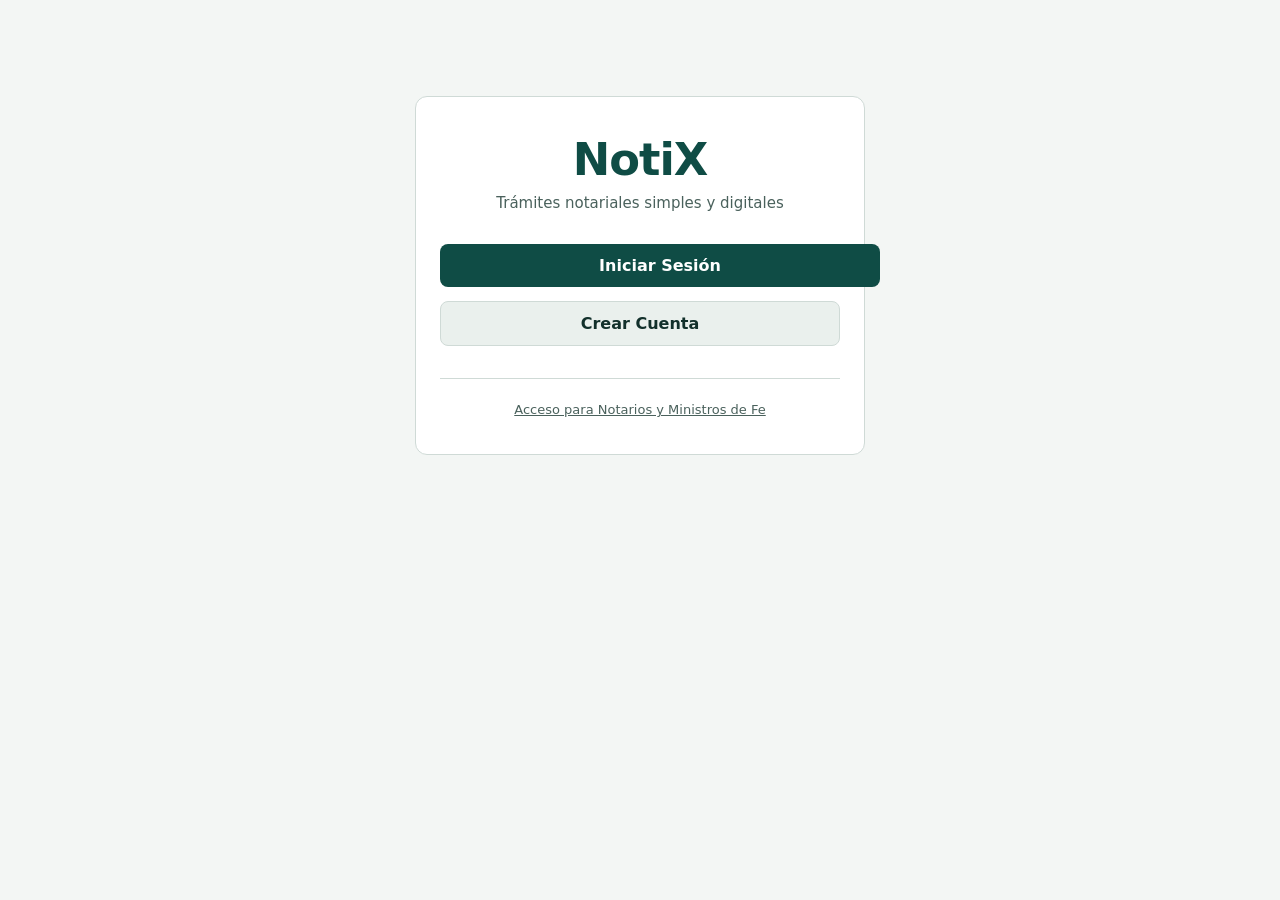
<file: index.html>
<!DOCTYPE html>
<html lang="es">
<head>
  <meta charset="UTF-8">
  <meta name="viewport" content="width=device-width, initial-scale=1.0">
  <title>NotiX - Bienvenido</title>
  <link rel="stylesheet" href="css/styles.css">
</head>
<body>
  <main class="card" style="max-width: 400px; margin: 80px auto; text-align: center; padding: 36px 24px;">

    <div style="margin-bottom: 32px;">
      <h1 style="color: var(--green); font-size: 2.8rem; margin: 0; letter-spacing: -1px;">NotiX</h1>
      <p style="color: var(--ink-soft); font-size: 15px; margin-top: 8px;">Trámites notariales simples y digitales</p>
    </div>

    <div style="display: flex; flex-direction: column; gap: 14px;">
      <a href="views/persona/01_ingreso.html" class="btn-primary" style="display: block; text-decoration: none; text-align: center;">
        Iniciar Sesión
      </a>

      <a href="views/persona/01_ingreso.html?action=register" class="btn-flow" style="display: block; text-decoration: none; text-align: center; background: var(--surface-2); color: var(--ink); border: 1px solid var(--line);">
        Crear Cuenta
      </a>
    </div>

    <hr style="border: 0; border-top: 1px solid var(--line); margin: 32px 0 20px 0;">

    <a href="views/notario/01_dashboard_notario.html" style="color: var(--ink-soft); font-size: 13px; text-decoration: underline;">
      Acceso para Notarios y Ministros de Fe
    </a>
  </main>
</body>
</html>
</file>
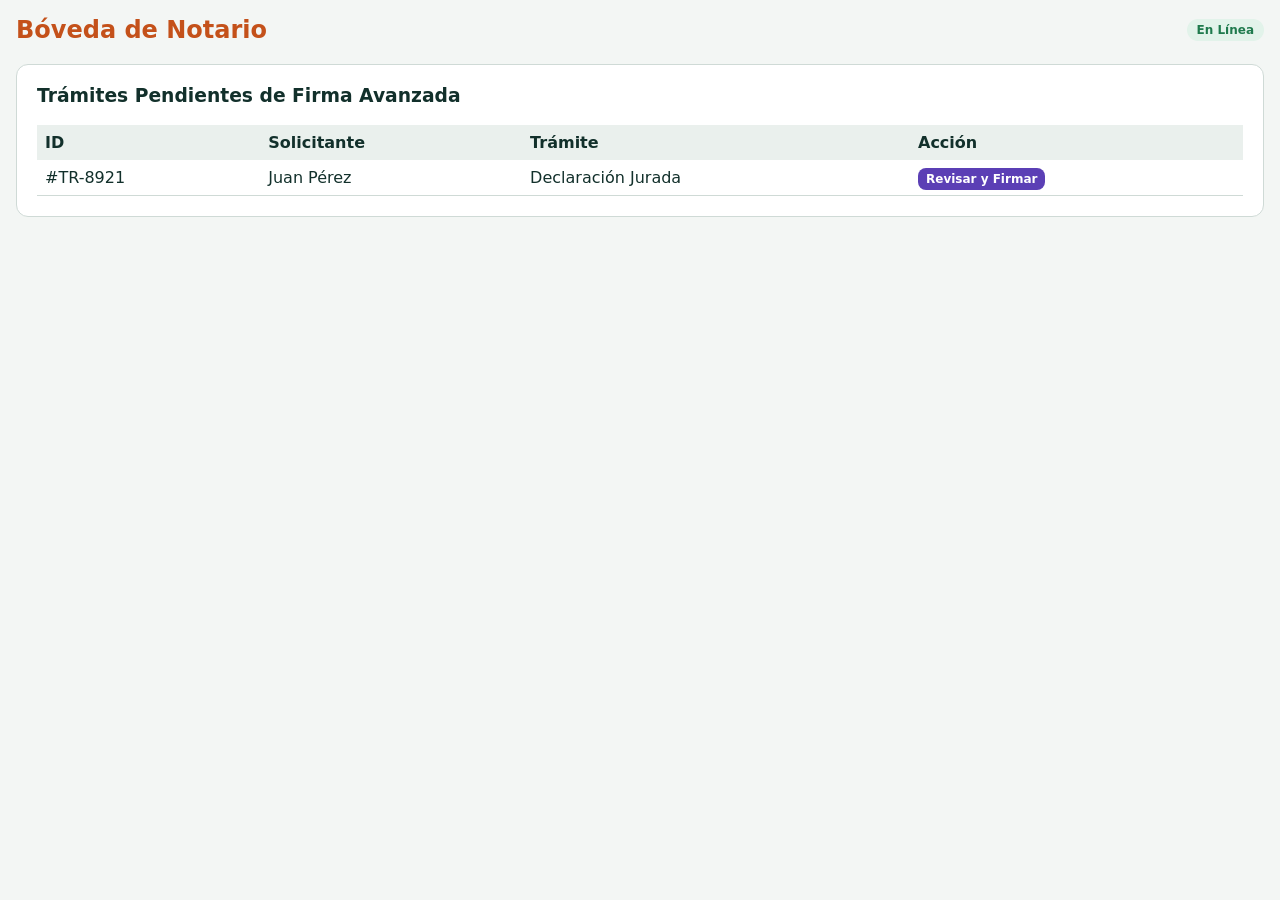
<file: views/notario/01_dashboard_notario.html>
<!DOCTYPE html>
<html lang="es">
<head>
  <meta charset="UTF-8">
  <meta name="viewport" content="width=device-width, initial-scale=1.0">
  <title>NotariaX - Panel Notario</title>
  <link rel="stylesheet" href="../../css/styles.css">
</head>
<body>
  <header style="display: flex; justify-content: space-between; align-items: center; margin-bottom: 20px;">
    <h2 style="color: var(--cross); margin: 0;">Bóveda de Notario</h2>
    <span class="badge badge-ok">En Línea</span>
  </header>

  <section class="card">
    <h3 style="margin-top: 0;">Trámites Pendientes de Firma Avanzada</h3>
    <table style="width: 100%; border-collapse: collapse; margin-top: 12px;">
      <thead>
        <tr style="background: var(--surface-2); text-align: left;">
          <th style="padding: 8px;">ID</th>
          <th style="padding: 8px;">Solicitante</th>
          <th style="padding: 8px;">Trámite</th>
          <th style="padding: 8px;">Acción</th>
        </tr>
      </thead>
      <tbody>
        <tr style="border-bottom: 1px solid var(--line);">
          <td style="padding: 8px;">#TR-8921</td>
          <td style="padding: 8px;">Juan Pérez</td>
          <td style="padding: 8px;">Declaración Jurada</td>
          <td style="padding: 8px;">
            <a href="02_firma_validacion.html" class="btn-flow" style="padding: 4px 8px; font-size: 12px; text-decoration: none;">Revisar y Firmar</a>
          </td>
        </tr>
      </tbody>
    </table>
  </section>
</body>
</html>
</file>
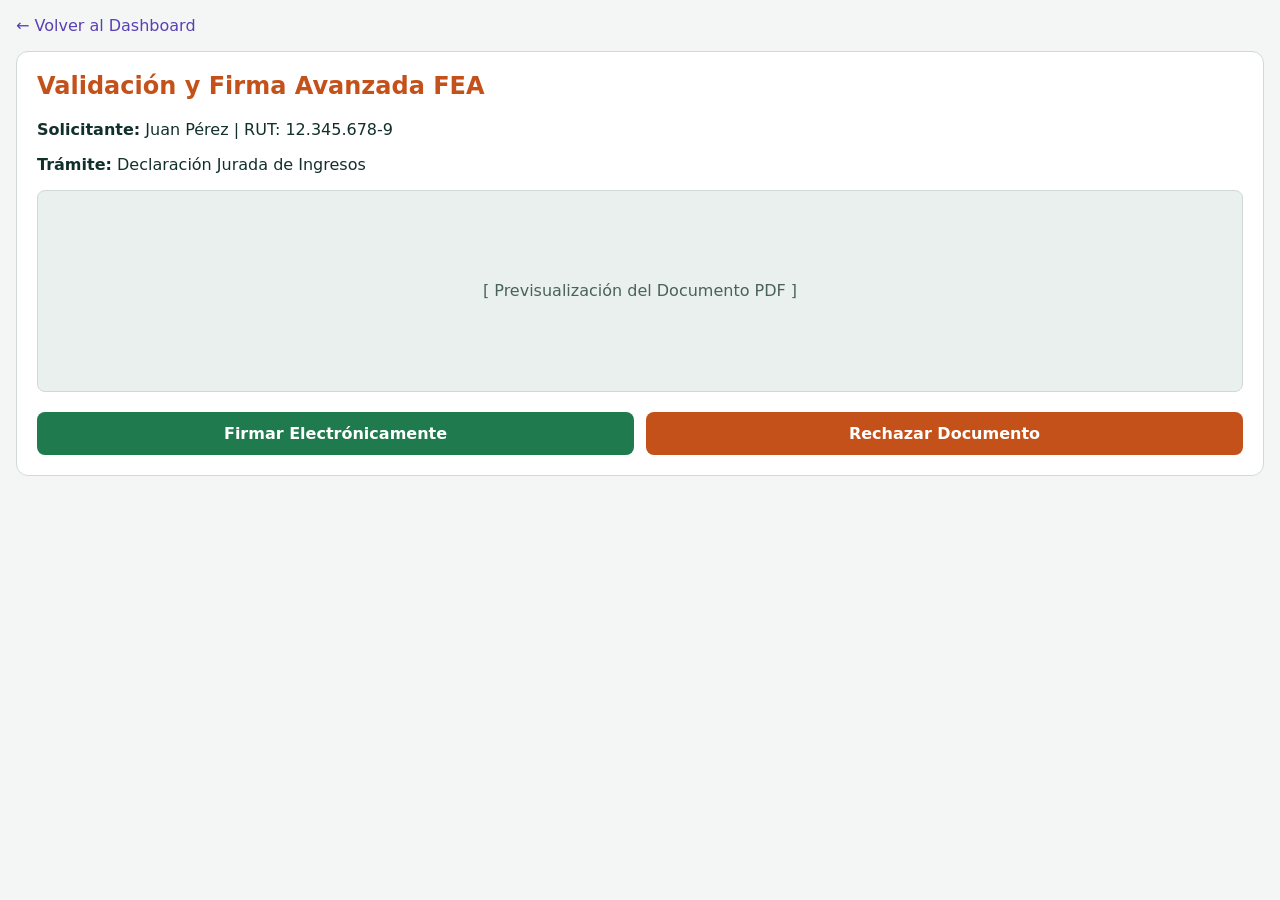
<file: views/notario/02_firma_validacion.html>
<!DOCTYPE html>
<html lang="es">
<head>
  <meta charset="UTF-8">
  <meta name="viewport" content="width=device-width, initial-scale=1.0">
  <title>NotariaX - Firma Notarial</title>
  <link rel="stylesheet" href="../../css/styles.css">
</head>
<body>
  <a href="01_dashboard_notario.html" style="color: var(--flow); text-decoration: none;">← Volver al Dashboard</a>

  <main class="card" style="margin-top: 16px;">
    <h2 style="color: var(--cross); margin-top: 0;">Validación y Firma Avanzada FEA</h2>
    <p><strong>Solicitante:</strong> Juan Pérez | RUT: 12.345.678-9</p>
    <p><strong>Trámite:</strong> Declaración Jurada de Ingresos</p>

    <div style="background: var(--surface-2); border: 1px solid var(--line); height: 200px; display: flex; align-items: center; justify-content: center; margin-bottom: 20px; border-radius: 8px;">
      <p style="color: var(--ink-soft);">[ Previsualización del Documento PDF ]</p>
    </div>

    <div style="display: flex; gap: 12px;">
      <a href="01_dashboard_notario.html" class="btn-flow" style="background: var(--ok); text-decoration: none; text-align: center; flex: 1;">Firmar Electrónicamente</a>
      <a href="01_dashboard_notario.html" class="btn-flow" style="background: var(--cross); text-decoration: none; text-align: center; flex: 1;">Rechazar Documento</a>
    </div>
  </main>
</body>
</html>
</file>
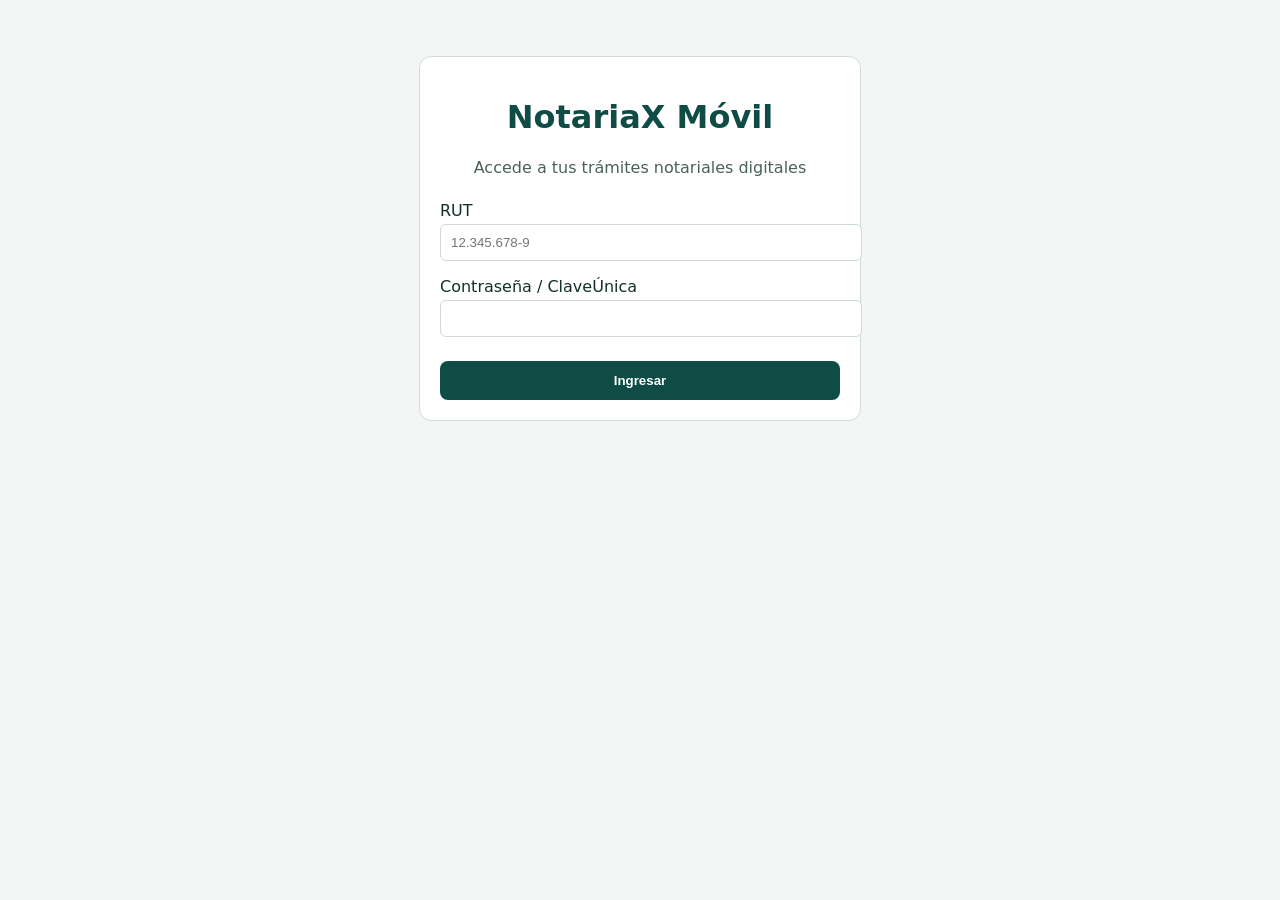
<file: views/persona/01_ingreso.html>
<!DOCTYPE html>
<html lang="es">
<head>
  <meta charset="UTF-8">
  <meta name="viewport" content="width=device-width, initial-scale=1.0">
  <title>NotariaX - Ingreso</title>
  <link rel="stylesheet" href="../../css/styles.css">
</head>
<body>
  <main class="card" style="max-width: 400px; margin: 40px auto; text-align: center;">
    <h1 style="color: var(--green);">NotariaX Móvil</h1>
    <p style="color: var(--ink-soft);">Accede a tus trámites notariales digitales</p>

    <form action="02_mis_tramites.html" method="GET" style="margin-top: 24px;">
      <div style="text-align: left; margin-bottom: 16px;">
        <label for="rut">RUT</label>
        <input type="text" id="rut" placeholder="12.345.678-9" style="width: 100%; padding: 10px; margin-top: 4px; border: 1px solid var(--line); border-radius: 6px;">
      </div>
      <div style="text-align: left; margin-bottom: 24px;">
        <label for="password">Contraseña / ClaveÚnica</label>
        <input type="password" id="password" style="width: 100%; padding: 10px; margin-top: 4px; border: 1px solid var(--line); border-radius: 6px;">
      </div>
      <button type="submit" class="btn-primary">Ingresar</button>
    </form>
  </main>
</body>
</html>
</file>
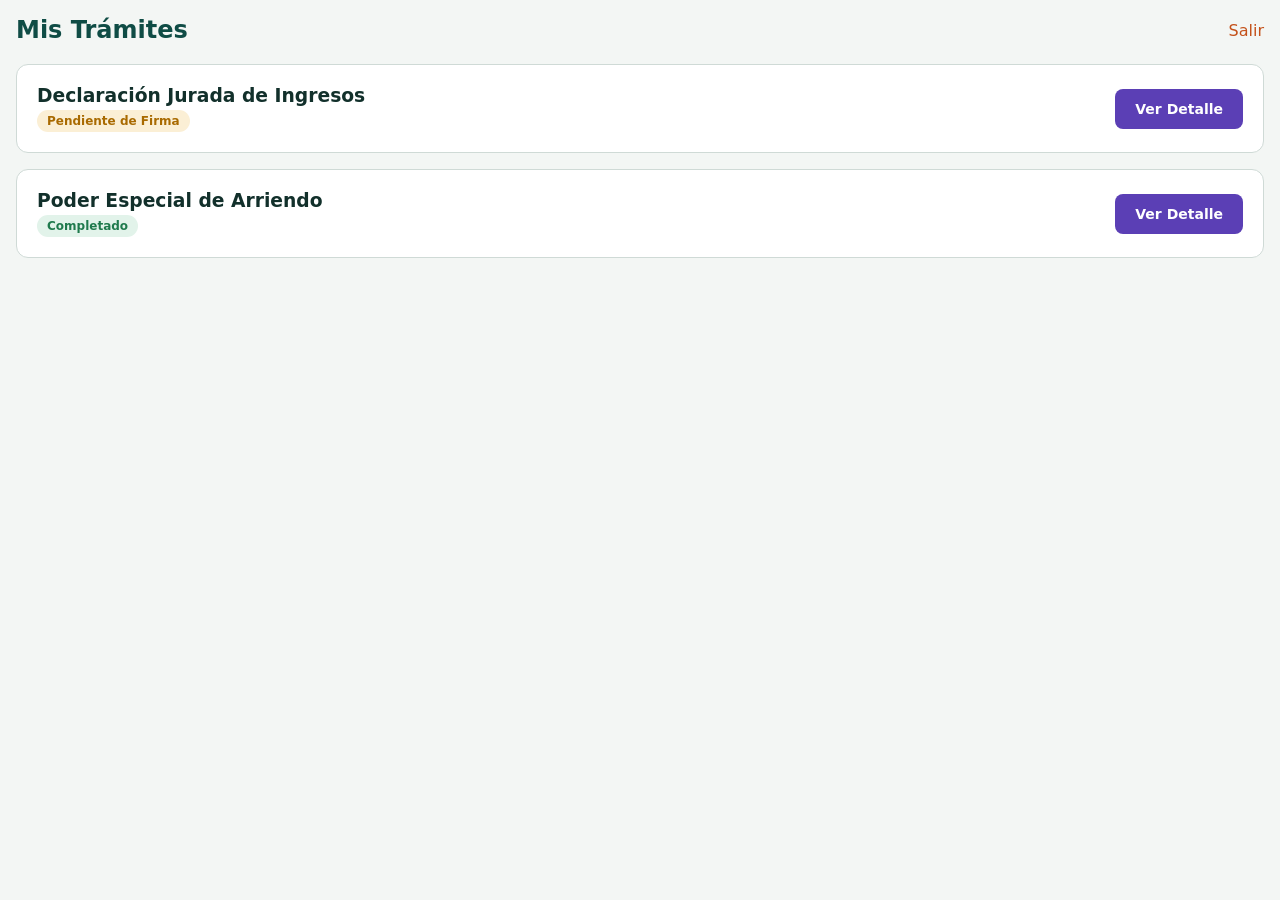
<file: views/persona/02_mis_tramites.html>
<!DOCTYPE html>
<html lang="es">
<head>
  <meta charset="UTF-8">
  <meta name="viewport" content="width=device-width, initial-scale=1.0">
  <title>NotariaX - Mis Trámites</title>
  <link rel="stylesheet" href="../../css/styles.css">
</head>
<body>
  <header style="display: flex; justify-content: space-between; align-items: center; margin-bottom: 20px;">
    <h2 style="color: var(--green); margin: 0;">Mis Trámites</h2>
    <a href="01_ingreso.html" style="color: var(--cross); text-decoration: none;">Salir</a>
  </header>

  <section class="card">
    <div style="display: flex; justify-content: space-between; align-items: center;">
      <div>
        <h3 style="margin: 0 0 4px 0;">Declaración Jurada de Ingresos</h3>
        <span class="badge badge-warn">Pendiente de Firma</span>
      </div>
      <a href="03_detalle_tramite.html" class="btn-flow" style="text-decoration: none; font-size: 14px;">Ver Detalle</a>
    </div>
  </section>

  <section class="card">
    <div style="display: flex; justify-content: space-between; align-items: center;">
      <div>
        <h3 style="margin: 0 0 4px 0;">Poder Especial de Arriendo</h3>
        <span class="badge badge-ok">Completado</span>
      </div>
      <a href="03_detalle_tramite.html" class="btn-flow" style="text-decoration: none; font-size: 14px;">Ver Detalle</a>
    </div>
  </section>
</body>
</html>
</file>
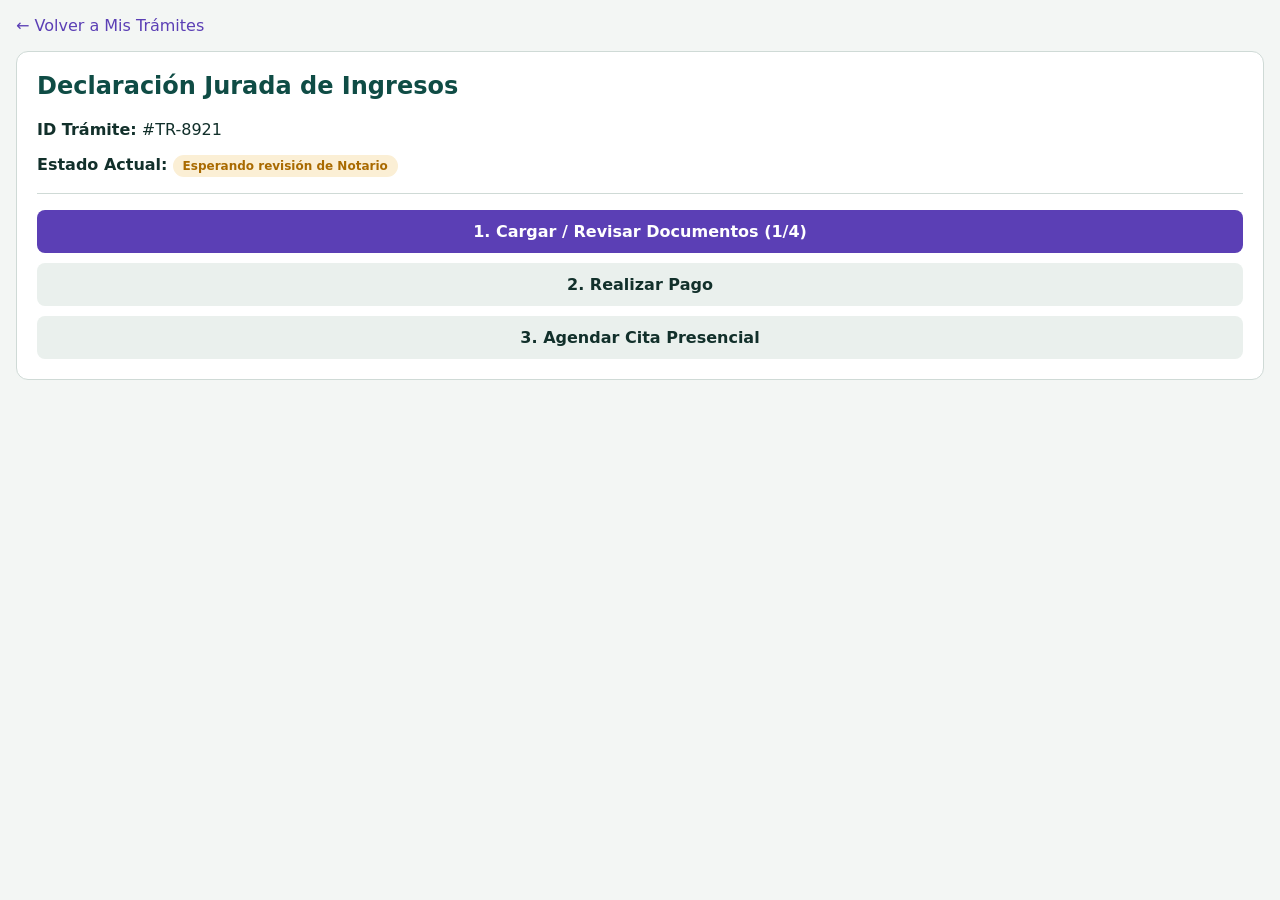
<file: views/persona/03_detalle_tramite.html>
<!DOCTYPE html>
<html lang="es">
<head>
  <meta charset="UTF-8">
  <meta name="viewport" content="width=device-width, initial-scale=1.0">
  <title>NotariaX - Detalle del Trámite</title>
  <link rel="stylesheet" href="../../css/styles.css">
</head>
<body>
  <a href="02_mis_tramites.html" style="color: var(--flow); text-decoration: none;">← Volver a Mis Trámites</a>

  <main class="card" style="margin-top: 16px;">
    <h2 style="color: var(--green); margin-top: 0;">Declaración Jurada de Ingresos</h2>
    <p><strong>ID Trámite:</strong> #TR-8921</p>
    <p><strong>Estado Actual:</strong> <span class="badge badge-warn">Esperando revisión de Notario</span></p>
    <hr style="border: 0; border-top: 1px solid var(--line); margin: 16px 0;">

    <div style="display: flex; flex-direction: column; gap: 10px;">
      <a href="04_documentos.html" class="btn-flow" style="text-align: center; text-decoration: none;">1. Cargar / Revisar Documentos (1/4)</a>
      <a href="05_pago.html" class="btn-flow" style="text-align: center; text-decoration: none; background: var(--surface-2); color: var(--ink);">2. Realizar Pago</a>
      <a href="06_agendamiento.html" class="btn-flow" style="text-align: center; text-decoration: none; background: var(--surface-2); color: var(--ink);">3. Agendar Cita Presencial</a>
    </div>
  </main>
</body>
</html>
</file>
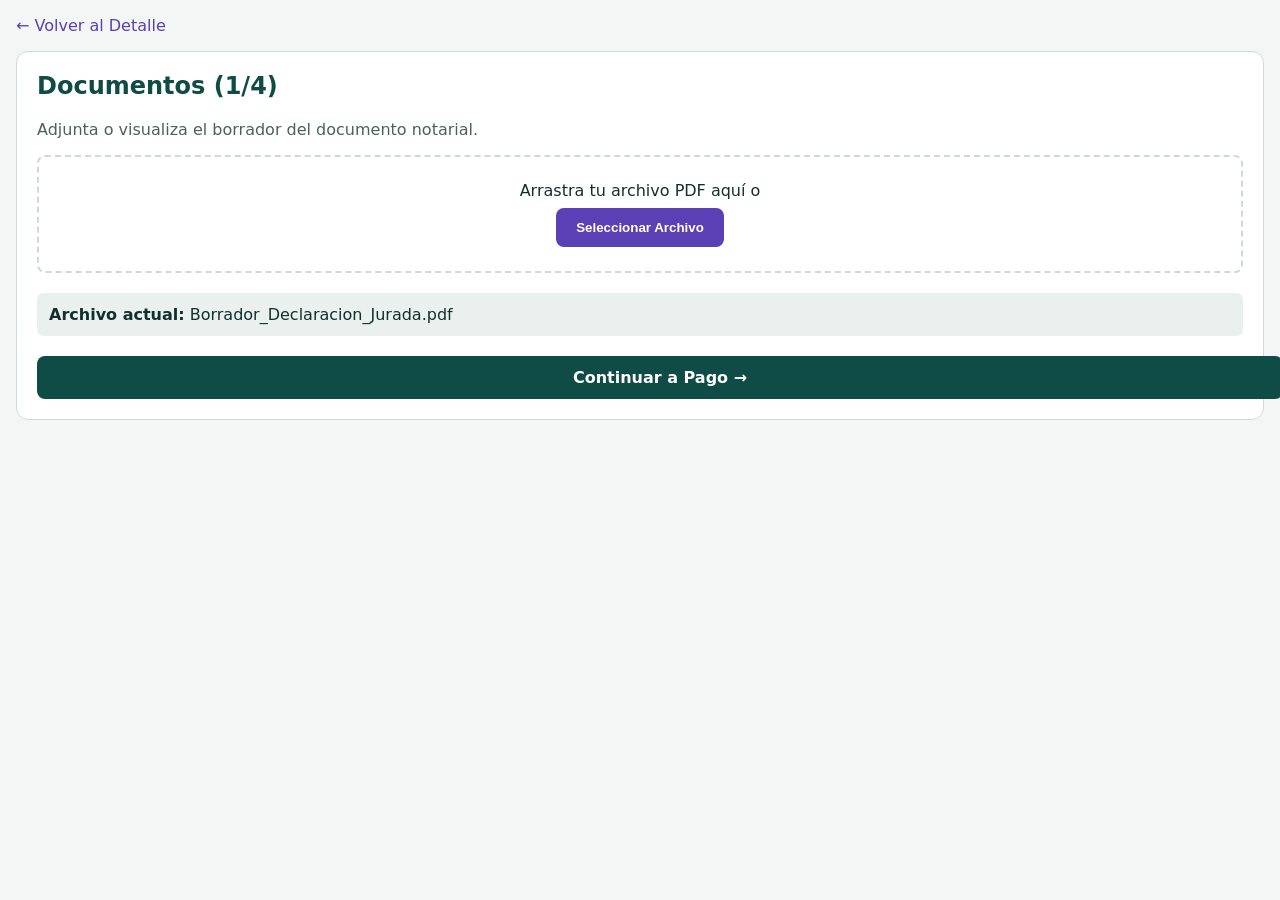
<file: views/persona/04_documentos.html>
<!DOCTYPE html>
<html lang="es">
<head>
  <meta charset="UTF-8">
  <meta name="viewport" content="width=device-width, initial-scale=1.0">
  <title>NotariaX - Documentos (1/4)</title>
  <link rel="stylesheet" href="../../css/styles.css">
</head>
<body>
  <a href="03_detalle_tramite.html" style="color: var(--flow); text-decoration: none;">← Volver al Detalle</a>

  <main class="card" style="margin-top: 16px;">
    <h2 style="color: var(--green); margin-top: 0;">Documentos (1/4)</h2>
    <p style="color: var(--ink-soft);">Adjunta o visualiza el borrador del documento notarial.</p>

    <div style="border: 2px dashed var(--line); border-radius: 8px; padding: 24px; text-align: center; margin-bottom: 20px;">
      <p style="margin: 0 0 8px 0;">Arrastra tu archivo PDF aquí o</p>
      <input type="file" id="docUpload" accept=".pdf" style="display: none;">
      <button onclick="document.getElementById('docUpload').click();" class="btn-flow">Seleccionar Archivo</button>
    </div>

    <div style="background: var(--surface-2); padding: 12px; border-radius: 6px; margin-bottom: 20px;">
      <strong>Archivo actual:</strong> Borrador_Declaracion_Jurada.pdf
    </div>

    <a href="05_pago.html" class="btn-primary" style="display: block; text-align: center; text-decoration: none;">Continuar a Pago →</a>
  </main>
</body>
</html>
</file>
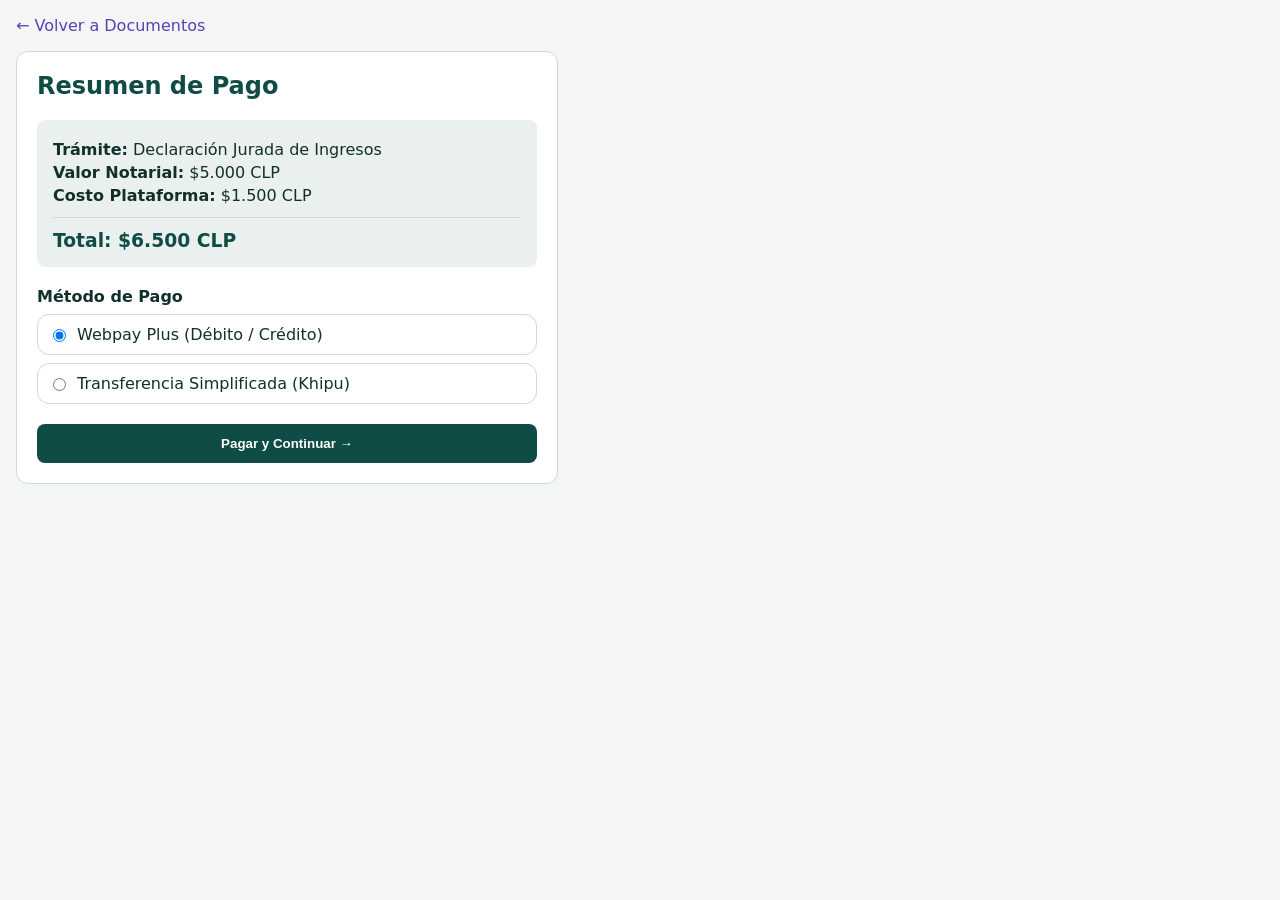
<file: views/persona/05_pago.html>
<!DOCTYPE html>
<html lang="es">
<head>
  <meta charset="UTF-8">
  <meta name="viewport" content="width=device-width, initial-scale=1.0">
  <title>NotariaX - Pago del Trámite</title>
  <link rel="stylesheet" href="../../css/styles.css">
</head>
<body>
  <a href="04_documentos.html" style="color: var(--flow); text-decoration: none;">← Volver a Documentos</a>

  <main class="card" style="margin-top: 16px; max-width: 500px;">
    <h2 style="color: var(--green); margin-top: 0;">Resumen de Pago</h2>

    <div style="background: var(--surface-2); padding: 16px; border-radius: 8px; margin-bottom: 20px;">
      <p style="margin: 4px 0;"><strong>Trámite:</strong> Declaración Jurada de Ingresos</p>
      <p style="margin: 4px 0;"><strong>Valor Notarial:</strong> $5.000 CLP</p>
      <p style="margin: 4px 0;"><strong>Costo Plataforma:</strong> $1.500 CLP</p>
      <hr style="border: 0; border-top: 1px solid var(--line); margin: 12px 0;">
      <h3 style="margin: 0; color: var(--green);">Total: $6.500 CLP</h3>
    </div>

    <form action="06_agendamiento.html" method="GET">
      <label style="display: block; margin-bottom: 8px; font-weight: bold;">Método de Pago</label>
      <div style="display: flex; flex-direction: column; gap: 8px; margin-bottom: 20px;">
        <label class="card" style="padding: 10px; margin: 0; display: flex; align-items: center; gap: 8px; cursor: pointer;">
          <input type="radio" name="pago" value="webpay" checked> Webpay Plus (Débito / Crédito)
        </label>
        <label class="card" style="padding: 10px; margin: 0; display: flex; align-items: center; gap: 8px; cursor: pointer;">
          <input type="radio" name="pago" value="khipu"> Transferencia Simplificada (Khipu)
        </label>
      </div>

      <button type="submit" class="btn-primary">Pagar y Continuar →</button>
    </form>
  </main>
</body>
</html>
</file>
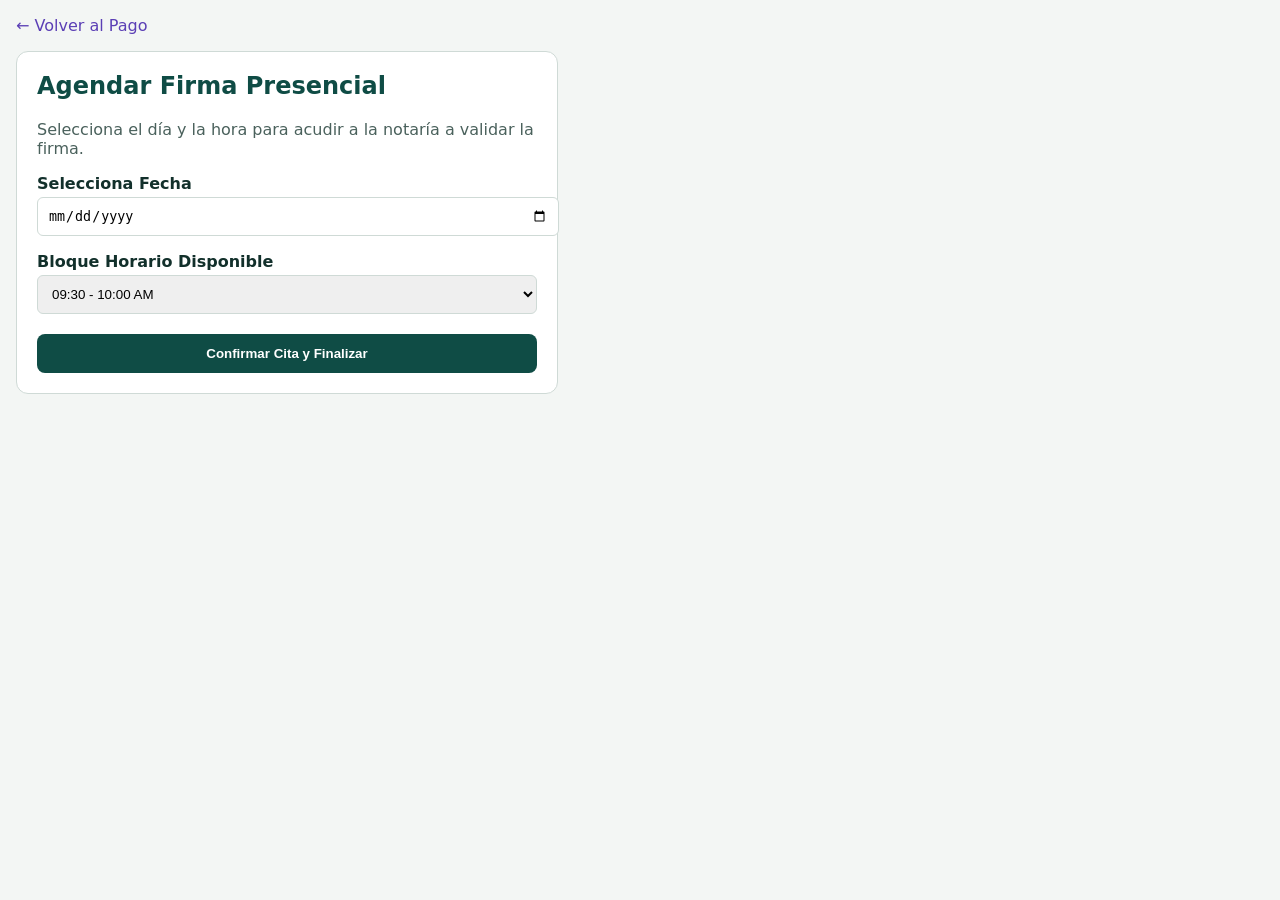
<file: views/persona/06_agendamiento.html>
<!DOCTYPE html>
<html lang="es">
<head>
  <meta charset="UTF-8">
  <meta name="viewport" content="width=device-width, initial-scale=1.0">
  <title>NotariaX - Agendar Cita</title>
  <link rel="stylesheet" href="../../css/styles.css">
</head>
<body>
  <a href="05_pago.html" style="color: var(--flow); text-decoration: none;">← Volver al Pago</a>

  <main class="card" style="margin-top: 16px; max-width: 500px;">
    <h2 style="color: var(--green); margin-top: 0;">Agendar Firma Presencial</h2>
    <p style="color: var(--ink-soft);">Selecciona el día y la hora para acudir a la notaría a validar la firma.</p>

    <form action="02_mis_tramites.html" method="GET">
      <div style="margin-bottom: 16px;">
        <label for="fecha" style="display: block; margin-bottom: 4px; font-weight: bold;">Selecciona Fecha</label>
        <input type="date" id="fecha" style="width: 100%; padding: 10px; border: 1px solid var(--line); border-radius: 6px;">
      </div>

      <div style="margin-bottom: 20px;">
        <label for="hora" style="display: block; margin-bottom: 4px; font-weight: bold;">Bloque Horario Disponible</label>
        <select id="hora" style="width: 100%; padding: 10px; border: 1px solid var(--line); border-radius: 6px;">
          <option>09:30 - 10:00 AM</option>
          <option>11:00 - 11:30 AM</option>
          <option>15:00 - 15:30 PM</option>
        </select>
      </div>

      <button type="submit" class="btn-primary">Confirmar Cita y Finalizar</button>
    </form>
  </main>
</body>
</html>
</file>
<file: css/styles.css>
:root {
  --bg: #f3f6f4;
  --surface: #ffffff;
  --surface-2: #eaf0ed;
  --ink: #12302b;
  --ink-soft: #4a615c;
  --line: #cfdad6;
  --green: #0f4c45;
  --flow: #5b3fb5;
  --cross: #c4511a;
  --ok: #1f7a4d;
  --ok-bg: #e2f3ea;
  --warn: #a96a00;
  --warn-bg: #fbefd5;
}

@media (prefers-color-scheme: dark) {
  :root {
    --bg: #0e1917;
    --surface: #15251f;
    --surface-2: #1c312b;
    --ink: #e4efeb;
    --ink-soft: #9db4ad;
    --line: #2c4640;
    --green: #5fc2b2;
    --flow: #a995f0;
    --cross: #f09062;
    --ok: #6fd1a0;
    --warn: #f0c36a;
    --ok-bg: #173a2b;
    --warn-bg: #3a2f14;
  }
}

body {
  margin: 0;
  background: var(--bg);
  color: var(--ink);
  font-family: system-ui, -apple-system, sans-serif;
  padding: 16px;
}

.card {
  background: var(--surface);
  border: 1px solid var(--line);
  border-radius: 12px;
  padding: 20px;
  margin-bottom: 16px;
}

.btn-primary {
  background: var(--green);
  color: #fff;
  border: none;
  padding: 12px 20px;
  border-radius: 8px;
  font-weight: bold;
  cursor: pointer;
  width: 100%;
}

.btn-flow {
  background: var(--flow);
  color: #fff;
  border: none;
  padding: 12px 20px;
  border-radius: 8px;
  font-weight: bold;
  cursor: pointer;
}

.badge {
  display: inline-block;
  padding: 4px 10px;
  border-radius: 12px;
  font-size: 12px;
  font-weight: bold;
}
.badge-ok { background: var(--ok-bg); color: var(--ok); }
.badge-warn { background: var(--warn-bg); color: var(--warn); }
</file>
